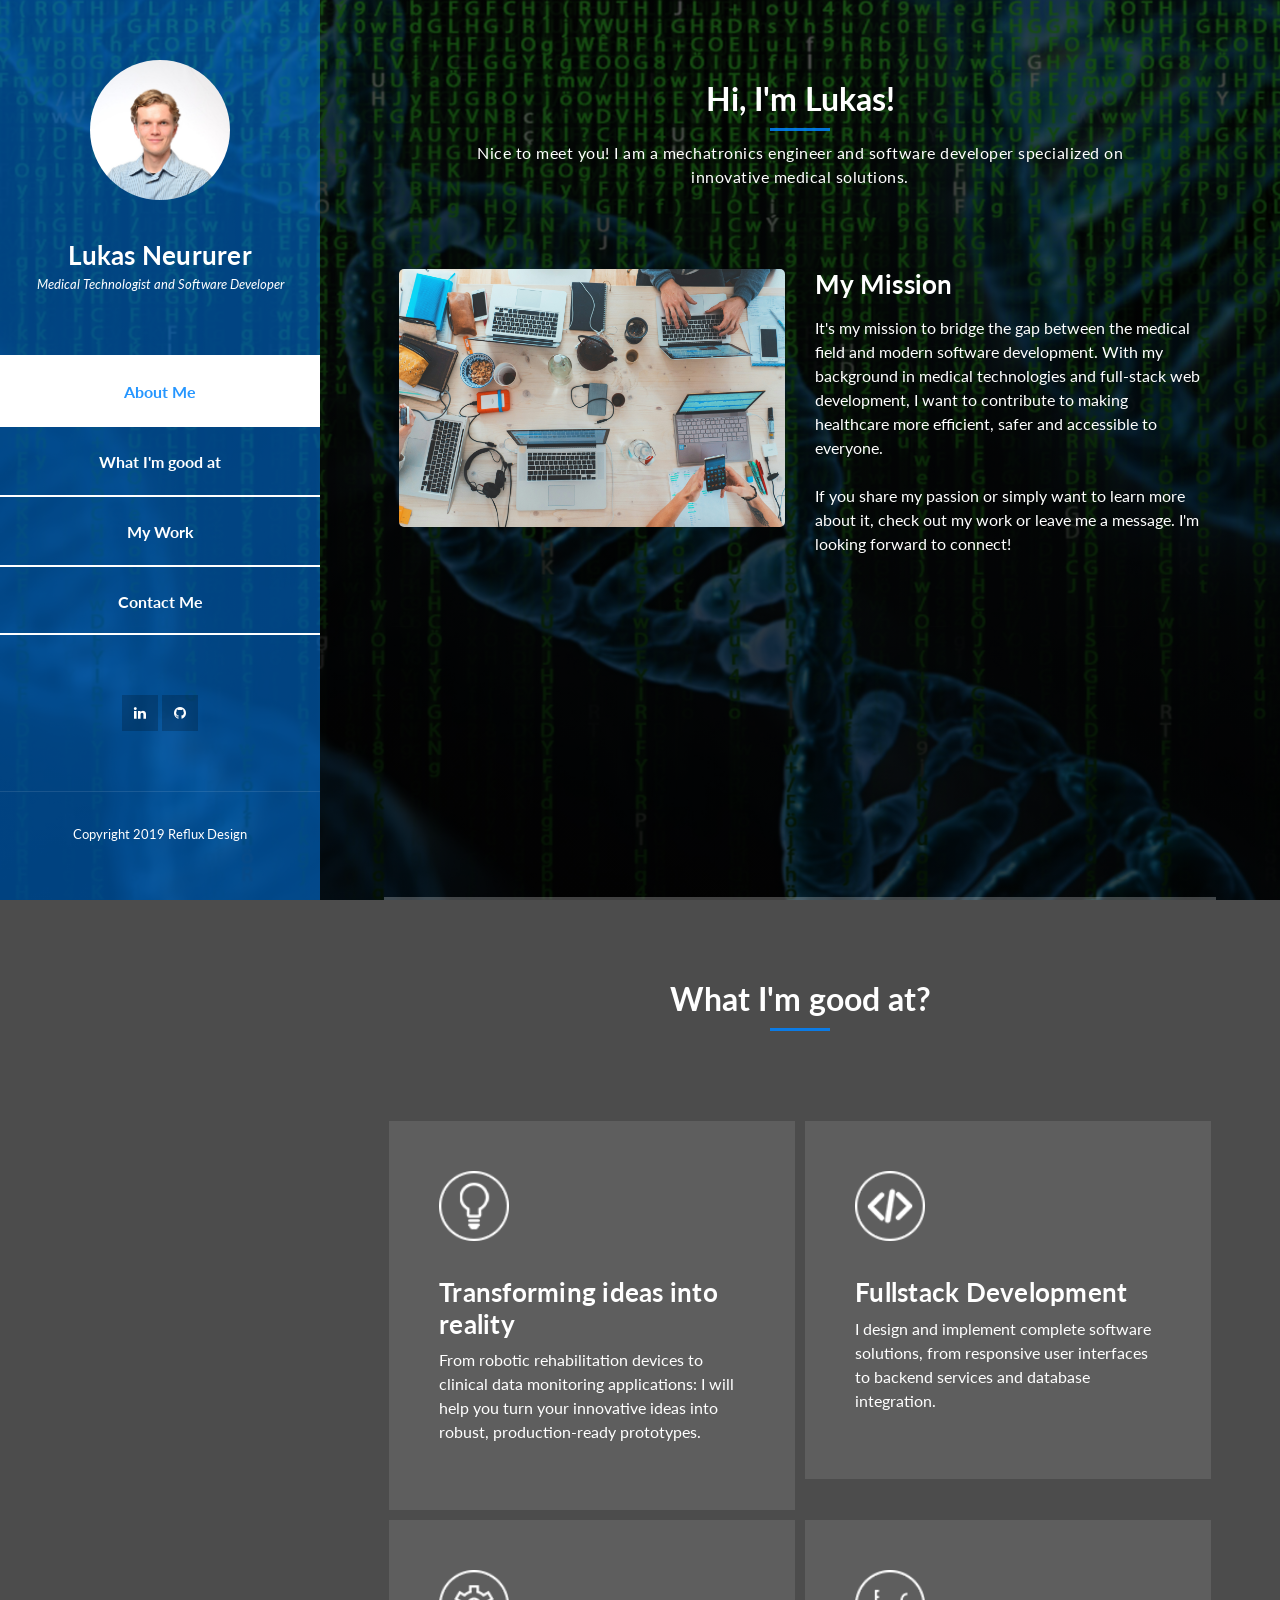
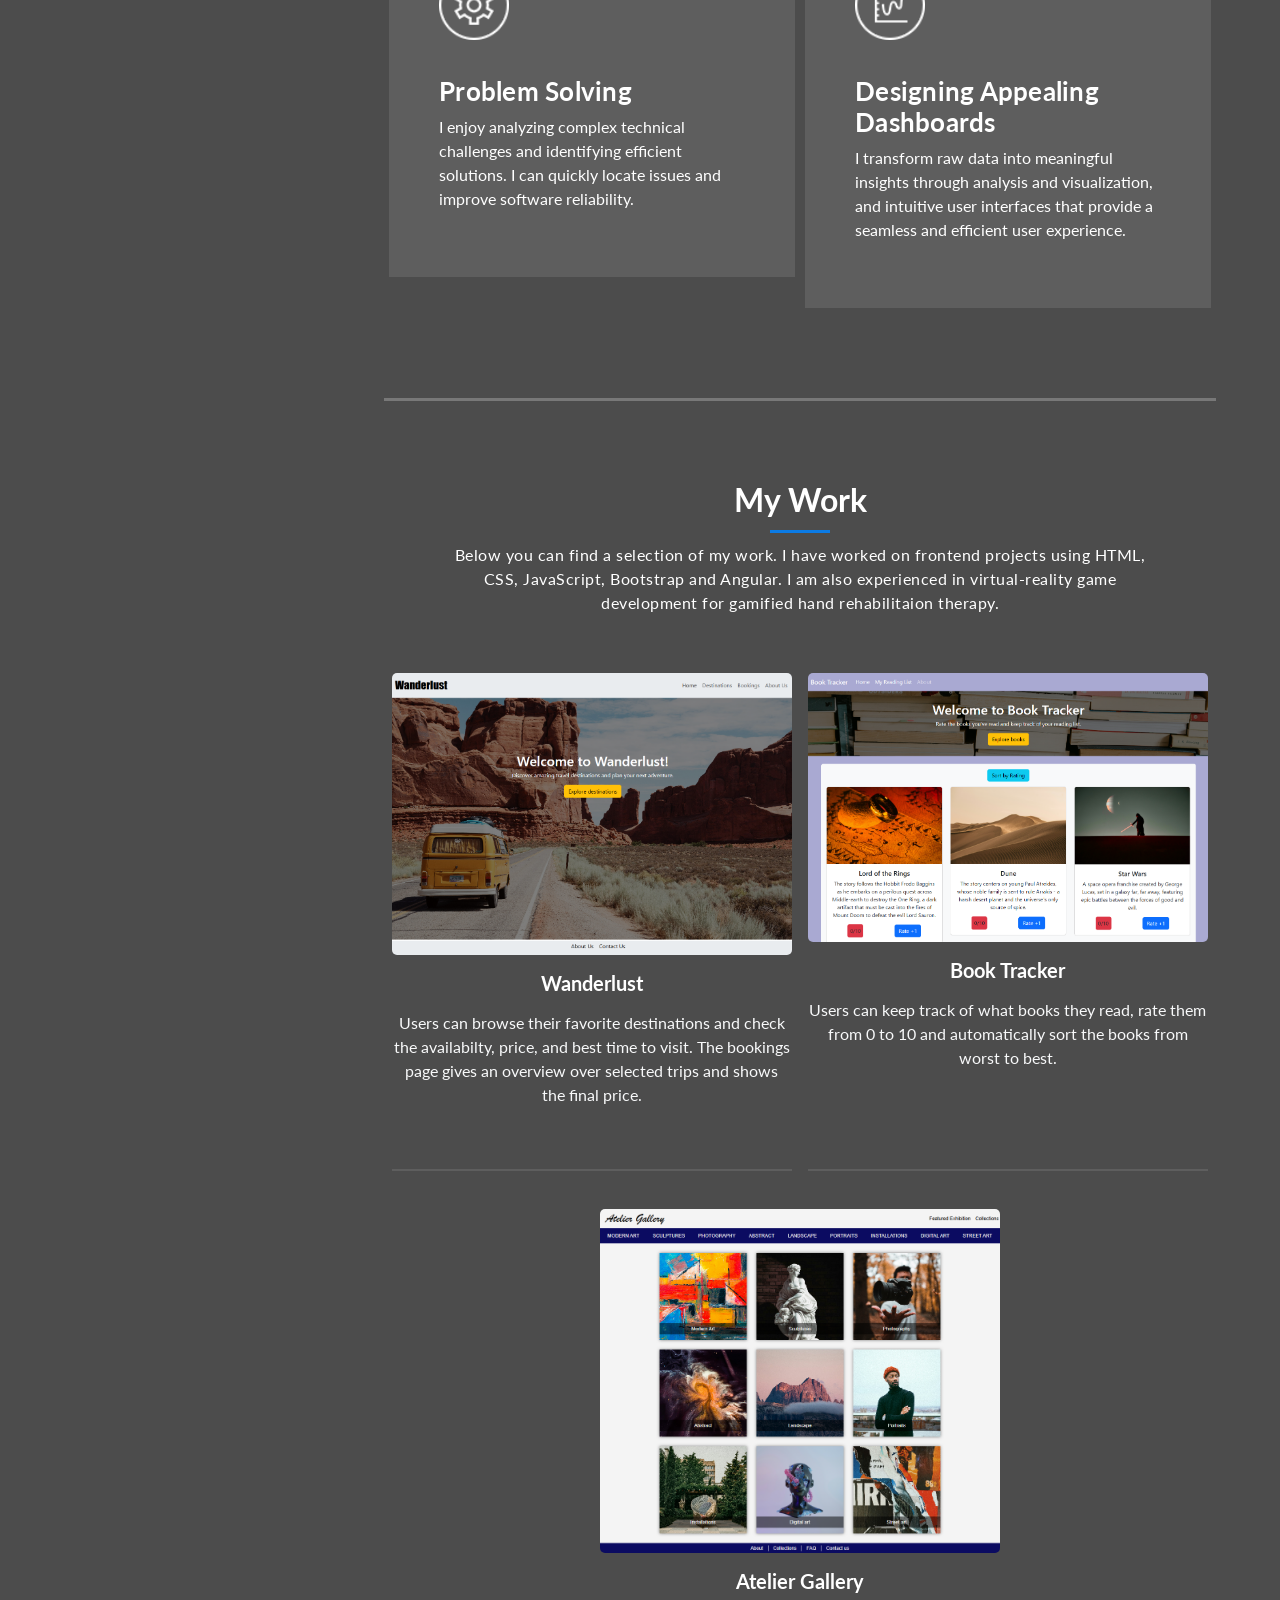
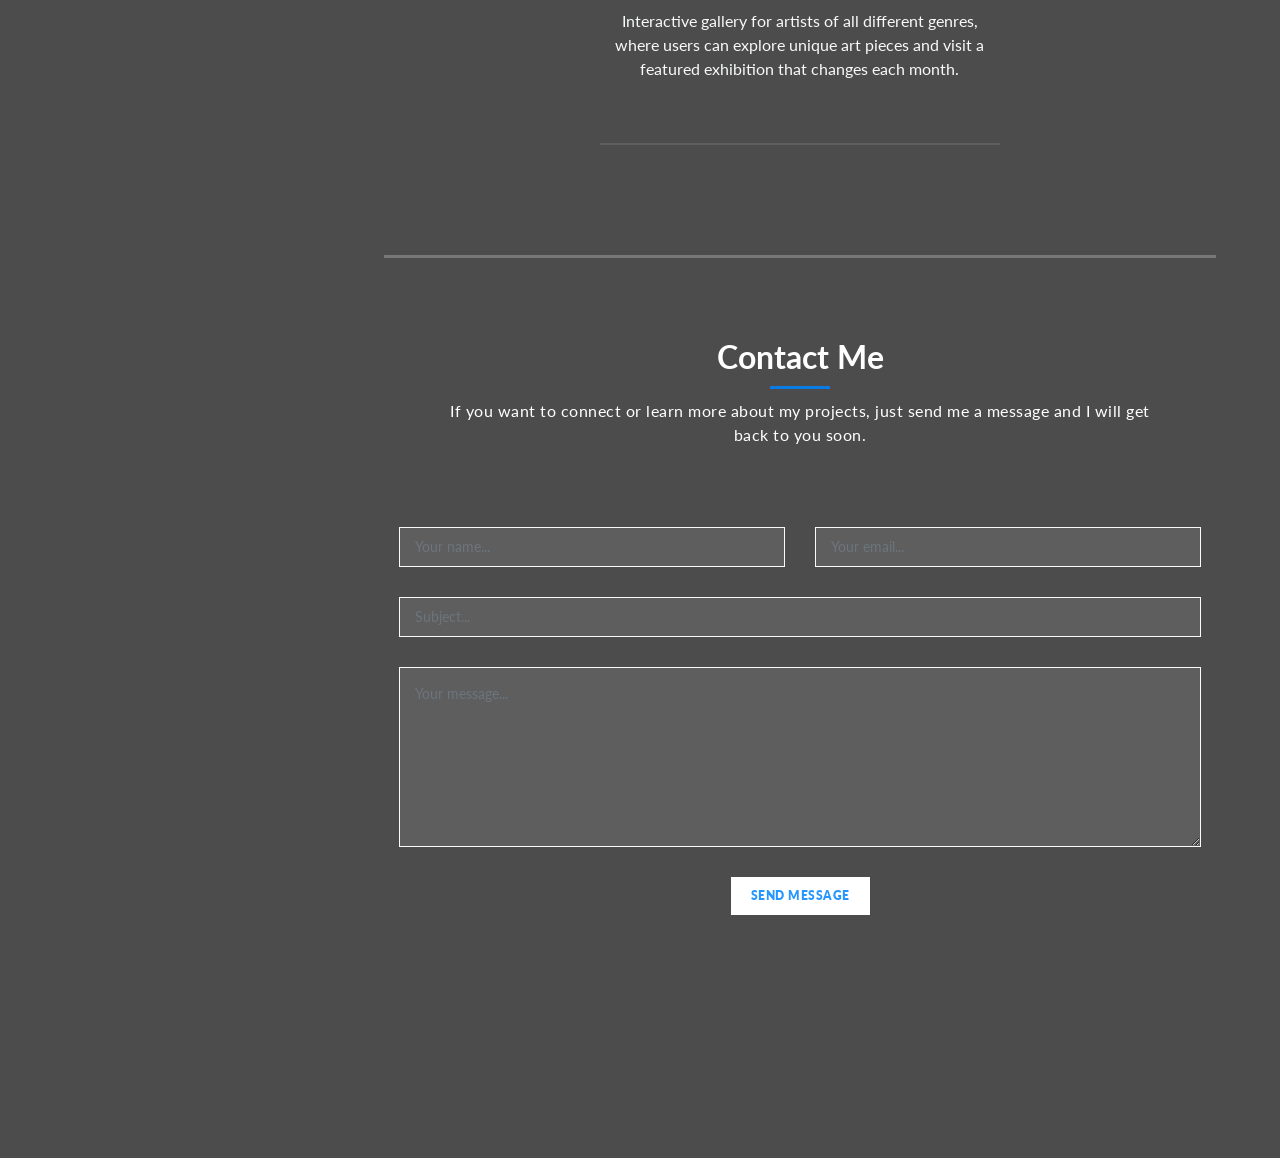
<file: index.html>
<!doctype html>
<html lang="en">
  <head>
    <meta charset="utf-8" />
    <meta
      name="viewport"
      content="width=device-width, initial-scale=1, shrink-to-fit=no"
    />
    <meta name="description" content="" />
    <meta name="author" content="" />
    <link
      href="https://fonts.googleapis.com/css?family=Lato:100,300,400,700,900"
      rel="stylesheet"
    />

    <title>Lukas Neururer - Portfolio</title>
    <!--
Reflux Template
https://templatemo.com/tm-531-reflux
-->
    <!-- Bootstrap core CSS -->
    <link href="vendor/bootstrap/css/bootstrap.min.css" rel="stylesheet" />

    <!-- Additional CSS Files -->
    <link rel="stylesheet" href="assets/css/fontawesome.css" />
    <link rel="stylesheet" href="assets/css/templatemo-style.css" />
    <link rel="stylesheet" href="assets/css/owl.css" />
    <link rel="stylesheet" href="assets/css/lightbox.css" />
  </head>

  <body>
    <div id="page-wraper">
      <!-- Sidebar Menu -->
      <div class="responsive-nav">
        <!-- fa-bars: font awesome bars  -->
        <i class="fa fa-bars" id="menu-toggle"></i>
        <div id="menu" class="menu">
          <i class="fa fa-times" id="menu-close"></i>
          <div class="container">
            <div class="image">
              <!-- Profile photo  -->
              <a href="#"><img src="assets/images/lukas.jpg" alt="" /></a>
            </div>
            <div class="author-content">
              <h4>Lukas Neururer</h4>
              <span>Medical Technologist and Software Developer</span>
            </div>
            <nav class="main-nav" role="navigation">
              <ul class="main-menu">
                <li><a href="#section1">About Me</a></li>
                <li><a href="#section2">What I'm good at</a></li>
                <li><a href="#section3">My Work</a></li>
                <li><a href="#section4">Contact Me</a></li>
              </ul>
            </nav>
            <div class="social-network">
              <ul class="soial-icons">
                <li>
                  <a
                    href="https://www.linkedin.com/in/lukas-neururer-b5ab9a230/"
                    target="_blank"
                    ><i class="fa fa-linkedin"></i
                  ></a>
                </li>
                <li>
                  <a
                    href="https://github.com/lukasneur267?tab=repositories&q=&type=&language=&sort="
                    target="_blank"
                    ><i class="fa fa-github"></i
                  ></a>
                </li>
              </ul>
            </div>
            <div class="copyright-text">
              <p>Copyright 2019 Reflux Design</p>
            </div>
          </div>
        </div>
      </div>
      <!-- About Section -->
      <section class="section about-me" data-section="section1">
        <div class="container">
          <div class="section-heading">
            <h2>Hi, I'm Lukas!</h2>
            <div class="line-dec"></div>
            <span class="fs-2"
              >Nice to meet you! I am a mechatronics engineer and software
              developer specialized on innovative medical solutions.</span
            >
          </div>
          <div class="left-image-post">
            <div class="row">
              <div class="col-md-6">
                <div class="left-image">
                  <img
                    src="assets/images/mission.jpg"
                    alt="Collaborating on improving healthcare IT"
                  />
                </div>
              </div>
              <div class="col-md-6">
                <div class="right-text">
                  <h4>My Mission</h4>
                  <p>
                    It's my mission to bridge the gap between the medical field
                    and modern software development. With my background in
                    medical technologies and full-stack web development, I want
                    to contribute to making healthcare more efficient, safer and
                    accessible to everyone. <br />
                    <br />
                    If you share my passion or simply want to learn more about
                    it, check out my work or leave me a message. I'm looking
                    forward to connect!
                  </p>
                </div>
              </div>
            </div>
          </div>
        </div>
      </section>

      <section class="section my-services" data-section="section2">
        <div class="container">
          <div class="section-heading">
            <h2>What I'm good at?</h2>
            <div class="line-dec"></div>
          </div>
          <div class="row">
            <div class="col-md-6">
              <div class="service-item">
                <div class="first-service-icon service-icon"></div>
                <h4>Transforming ideas into reality</h4>
                <p>
                  From robotic rehabilitation devices to clinical data
                  monitoring applications: I will help you turn your innovative
                  ideas into robust, production-ready prototypes.
                </p>
              </div>
            </div>
            <div class="col-md-6">
              <div class="service-item">
                <div class="second-service-icon service-icon"></div>
                <h4>Fullstack Development</h4>
                <p>
                  I design and implement complete software solutions, from
                  responsive user interfaces to backend services and database
                  integration.
                </p>
              </div>
            </div>
            <div class="col-md-6">
              <div class="service-item">
                <div class="third-service-icon service-icon"></div>
                <h4>Problem Solving</h4>
                <p>
                  I enjoy analyzing complex technical challenges and identifying
                  efficient solutions. I can quickly locate issues and improve
                  software reliability.
                </p>
              </div>
            </div>
            <div class="col-md-6">
              <div class="service-item">
                <div class="fourth-service-icon service-icon"></div>
                <h4>Designing Appealing Dashboards</h4>
                <p>
                  I transform raw data into meaningful insights through analysis
                  and visualization, and intuitive user interfaces that provide
                  a seamless and efficient user experience.
                </p>
              </div>
            </div>
          </div>
        </div>
      </section>

      <section class="section my-work" data-section="section3">
        <div class="container">
          <div class="section-heading">
            <h2>My Work</h2>
            <div class="line-dec"></div>
            <span
              >Below you can find a selection of my work. I have worked on
              frontend projects using HTML, CSS, JavaScript, Bootstrap and
              Angular. I am also experienced in virtual-reality game development
              for gamified hand rehabilitaion therapy.</span
            >
          </div>
          <!-- The projects are dynamically added to this container from the 'projects.js' file -->
          <div
            class="projectsContainer row g-0 row-cols-1 row-cols-sm-1 row-cols-md-2 row-cols-lg-3 row-cols-xl-4 justify-content-around"
          ></div>
        </div>
      </section>

      <section class="section contact-me" data-section="section4">
        <div class="container">
          <div class="section-heading">
            <h2>Contact Me</h2>
            <div class="line-dec"></div>
            <span
              >If you want to connect or learn more about my projects, just send
              me a message and I will get back to you soon.</span
            >
          </div>
          <div class="row">
            <div class="right-content">
              <div class="container">
                <form id="contact" action="" method="post">
                  <div class="row">
                    <div class="col-md-6">
                      <fieldset>
                        <input
                          name="name"
                          type="text"
                          class="form-control"
                          id="name"
                          placeholder="Your name..."
                          required=""
                        />
                      </fieldset>
                    </div>
                    <div class="col-md-6">
                      <fieldset>
                        <input
                          name="email"
                          type="text"
                          class="form-control"
                          id="email"
                          placeholder="Your email..."
                          required="true"
                        />
                      </fieldset>
                    </div>
                    <div class="col-md-12">
                      <fieldset>
                        <input
                          name="subject"
                          type="text"
                          class="form-control"
                          id="subject"
                          placeholder="Subject..."
                          required="true"
                        />
                      </fieldset>
                    </div>
                    <div class="col-md-12">
                      <fieldset>
                        <textarea
                          name="message"
                          rows="6"
                          class="form-control"
                          id="message"
                          placeholder="Your message..."
                          required="true"
                        ></textarea>
                      </fieldset>
                    </div>
                    <div class="col-md-12">
                      <fieldset>
                        <button
                          type="button"
                          id="form-submit"
                          class="button"
                          onclick="sendMessage()"
                        >
                          Send Message
                        </button>
                      </fieldset>
                    </div>
                  </div>
                </form>
              </div>
            </div>
          </div>
        </div>
      </section>
    </div>

    <!-- Scripts -->
    <!-- Bootstrap core JavaScript -->
    <script src="vendor/jquery/jquery.min.js"></script>
    <script src="vendor/bootstrap/js/bootstrap.bundle.min.js"></script>

    <script src="assets/js/isotope.min.js"></script>
    <script src="assets/js/owl-carousel.js"></script>
    <script src="assets/js/lightbox.js"></script>
    <script src="assets/js/custom.js"></script>
    <script src="assets/js/projects.js"></script>
    <script>
      //according to loftblog tut
      $(".main-menu li:first").addClass("active");

      var showSection = function showSection(section, isAnimate) {
        var direction = section.replace(/#/, ""),
          reqSection = $(".section").filter(
            '[data-section="' + direction + '"]',
          ),
          reqSectionPos = reqSection.offset().top - 0;

        if (isAnimate) {
          $("body, html").animate(
            {
              scrollTop: reqSectionPos,
            },
            800,
          );
        } else {
          $("body, html").scrollTop(reqSectionPos);
        }
      };

      var checkSection = function checkSection() {
        $(".section").each(function () {
          var $this = $(this),
            topEdge = $this.offset().top - 80,
            bottomEdge = topEdge + $this.height(),
            wScroll = $(window).scrollTop();
          if (topEdge < wScroll && bottomEdge > wScroll) {
            var currentId = $this.data("section"),
              reqLink = $("a").filter("[href*=\\#" + currentId + "]");
            reqLink
              .closest("li")
              .addClass("active")
              .siblings()
              .removeClass("active");
          }
        });
      };

      $(".main-menu").on("click", "a", function (e) {
        e.preventDefault();
        showSection($(this).attr("href"), true);
      });

      $(window).scroll(function () {
        checkSection();
      });
    </script>
  </body>
</html>
</file>
<file: assets/css/templatemo-style.css>
/*

Reflux Template

https://templatemo.com/tm-531-reflux

*/

:root {
  --bg-color: rgba(0, 132, 255, 0.5);
  --primary-color: rgba(0, 132, 255, 0.856);
  --secondary-color: #fff;
}

@import url(fontawesome.css);
@import url("https://fonts.googleapis.com/css?family=Lato:100,300,400,700,900");
body {
  font-family: "Lato", sans-serif;
}

#page-wraper {
  /* background img with gradient overlay to make the site content more readable */
  background:
    linear-gradient(rgba(0, 0, 0, 0.7), rgba(0, 0, 0, 0.7)),
    url(../images/hero-dna.jpg) no-repeat center center fixed;
  -webkit-background-size: cover;
  -moz-background-size: cover;
  -o-background-size: cover;
  background-size: cover;
  width: 100%;
}

/* Basic */

body {
  overflow-x: hidden;
}

input,
select,
textarea {
  outline: none;
}

a,
a:hover {
  text-decoration: none;
}

p {
  font-size: 16px;
  line-height: 24px;
  color: var(--secondary-color);
}

h4 {
  font-size: 26px;
  font-weight: 700;
  color: var(--secondary-color);
  letter-spacing: 0.25px;
}

img {
  width: 100%;
  overflow: hidden;
}

ul {
  padding: 0;
  margin: 0;
  list-style: none;
}

ul li {
  display: inline-block;
}

html {
  -webkit-box-sizing: border-box;
  -moz-box-sizing: border-box;
  box-sizing: border-box;
}

*,
*:before,
*:after {
  -webkit-box-sizing: inherit;
  -moz-box-sizing: inherit;
  box-sizing: inherit;
}

.clearfix {
  zoom: 1;
}

.clearfix:before,
.clearfix:after {
  content: "";
  display: table;
}

.clearfix:after {
  clear: both;
}

.container {
  margin: 0 auto;
}

.main-nav {
  text-align: center;
}

.main-nav li:last-child a {
  border-bottom: 2px solid var(--secondary-color);
}

.main-nav li {
  display: block;
}

.main-nav li a {
  height: 70px;
  line-height: 70px;
  display: inline-block;
  font-size: 16px;
  font-weight: 700;
  color: var(--secondary-color);
  width: 100%;
  transition: all 0.5s;
  border-top: 2px solid var(--secondary-color);
}

.main-nav li:hover a,
.main-nav li.active a {
  background: var(--secondary-color);
  color: var(--primary-color);
}

/* Sidebar Menu */

.menu .image {
  margin-top: 60px;
}

.menu .image img {
  width: 140px;
  height: 140px;
  border-radius: 50%;
  text-align: center;
}

.menu .author-content {
  margin: 40px 0px 60px 0px;
}

.menu .author-content h4 {
  margin-bottom: 0px;
}

.menu .author-content span {
  font-size: 13px;
  font-style: italic;
  color: var(--secondary-color);
}

.menu .social-network {
  margin-top: 60px;
}

.menu .social-network ul li {
  margin: 0 3px;
}

.menu .social-network ul li a {
  width: 40px;
  height: 40px;
  display: inline-block;
  text-align: center;
  line-height: 40px;
  background-color: rgba(0, 0, 0, 0.2);
  color: var(--secondary-color);
  font-size: 14px;
  transition: all 0.5s;
}

.menu .social-network ul li a:hover {
  background-color: var(--secondary-color);
  color: var(--primary-color);
}

.menu .copyright-text {
  position: relative;
  margin-top: 60px;
}

.menu .copyright-text p {
  border-top: 1px solid rgba(250, 250, 250, 0.1);
  display: inline-block;
  width: 100%;
  padding-left: 30px;
  padding-right: 30px;
  padding-top: 30px;
  font-size: 13px;
}

.menu:before,
.menu:after {
  content: "";
  display: table;
}

.menu:after {
  clear: both;
}

.menu a {
  text-decoration: none;
  color: inherit;
}

.menu {
  text-align: center;
}

.menu::-webkit-scrollbar {
  display: none;
}

.menu {
  left: 10%;
  -webkit-transition: -webkit-transform 233ms cubic-bezier(0, 0, 0.21, 1);
  -webkit-overflow-scrolling: touch;
  background-color: var(--bg-color);
  box-sizing: border-box;
  height: 100vh;
  max-height: 100vh !important;
  max-width: 80vw !important;
  min-width: 45px !important;
  outline: none;
  overflow-x: hidden !important;
  overflow-y: auto !important;
  padding: 0;
  position: fixed !important;
  top: calc(0px);
  width: 20%;
  will-change: transform;
  z-index: 9999 !important;
}

.menu-toggle {
  color: var(--secondary-color);
  cursor: pointer;
  font-size: 25px;
  position: fixed;
  right: 25px;
  top: 25px;
}

#menu-toggle {
  z-index: 999;
  cursor: pointer;
  position: fixed;
  top: 0;
  left: 0;
  color: var(--primary-color);
  background-color: var(--secondary-color);
  width: 60px;
  height: 60px;
  text-align: center;
  display: inline-block;
  line-height: 60px;
}

.menu-close {
  cursor: pointer;
}

#menu-close {
  cursor: pointer;
  text-align: right;
  color: var(--primary-color);
  background-color: var(--secondary-color);
  width: 100%;
  height: 60px;
  text-align: center;
  display: inline-block;
  line-height: 60px;
}

/* Section */

.section {
  color: var(--secondary-color);
  width: 55%;
  right: 10%;
  left: 35%;
  position: relative;
  min-height: 100vh;
  padding-bottom: 80px;
  border-bottom: 3px solid rgba(250, 250, 250, 0.25);
}

.section-heading {
  text-align: center;
  padding: 80px 45px;
}

.section-heading h2 {
  font-size: 32px;
  font-weight: 700;
  color: var(--secondary-color);
}

.section-heading .line-dec {
  width: 60px;
  height: 3px;
  background-color: var(--primary-color);
  margin: 10px auto;
}

.section-heading span {
  margin-top: 5px;
  font-size: 16px;
  color: var(--secondary-color);
  letter-spacing: 0.5px;
}

/* Buttons */

.about-buttons {
  display: flex;
  justify-content: center;
  gap: 1em;
}

.white-button a {
  display: inline-block;
  gap: 2rem;
  padding: 12px 20px;
  background-color: var(--secondary-color);
  color: var(--primary-color);
  font-size: 13px;
  font-weight: 800;
  letter-spacing: 0.5px;
  text-transform: uppercase;
  transition: all 0.5s;
}

.white-button a:hover {
  background-color: var(--bg-color);
  color: var(--secondary-color);
}

button {
  display: inline-block;
  padding: 10px 20px;
  background-color: var(--secondary-color);
  color: var(--primary-color);
  font-size: 12px;
  font-weight: 800;
  letter-spacing: 0.5px;
  text-transform: uppercase;
  transition: all 0.5s;
  border: none;
  outline: none;
  cursor: pointer;
}

button:hover {
  outline: none;
  background-color: var(--bg-color);
  color: var(--secondary-color);
}

/* Left & Right Post */

.right-image-post {
  margin-top: 60px;
  padding-top: 60px;
  border-top: 2px solid rgba(250, 250, 250, 0.1);
}

.left-image img,
.right-image img {
  border-radius: 5px;
}

.right-image-post h4,
.left-image-post h4 {
  margin-top: 30px;
}

.right-image-post p,
.left-image-post p {
  margin-top: 20px;
}

.right-image-post .white-button,
.left-image-post .white-button {
  margin-top: 30px;
}

/* Services */
/* What I'm good at */

.my-services .col-md-6 {
  padding-left: 5px;
  padding-right: 5px;
}

/* box with strengths that is highlighted on hover */
.service-item {
  margin-bottom: 10px;
  padding: 50px;
  background-color: rgba(250, 250, 250, 0.1);
  transition: all 0.5s;
}

.service-item h4 {
  transition: all 0.5s;
}

.service-item p {
  transition: all 0.5s;
}

/* make the bg white and the description dark on hover */
.service-item:hover {
  background-color: rgba(250, 250, 250, 1);
}

.service-item:hover h4 {
  color: #1e1e1e;
}

.service-item:hover p {
  color: #4a4a4a;
}

.service-item .service-icon {
  width: 70px;
  height: 70px;
  display: inline-block;
  margin-bottom: 30px;
  background-size: cover;
  background-repeat: no-repeat;
  transition: all 0.5s;
}

.service-item .first-service-icon {
  background-image: url(../images/first-white-icon.png);
}

.service-item:hover .first-service-icon {
  background-image: url(../images/first-main-icon.png);
}

.service-item .second-service-icon {
  background-image: url(../images/second-white-icon.png);
}

.service-item:hover .second-service-icon {
  background-image: url(../images/second-main-icon.png);
}

.service-item .third-service-icon {
  background-image: url(../images/third-white-icon.png);
}

.service-item:hover .third-service-icon {
  background-image: url(../images/third-main-icon.png);
}

.service-item .fourth-service-icon {
  background-image: url(../images/fourth-white-icon.png);
}

.service-item:hover .fourth-service-icon {
  background-image: url(../images/fourth-main-icon.png);
}

/* My Work */

section.my-work .section-heading {
  text-align: center;
  padding: 80px 45px 50px 45px;
}

.isotope-wrapper {
  position: relative;
  width: 100%;
  margin: auto;
}

.isotope-toolbar input[type="radio"] {
  display: none;
}

.isotope-toolbar span {
  text-transform: capitalize;
  display: inline-block;
  margin-right: 15px;
  padding-bottom: 3px;
  font-size: 15px;
  font-weight: 700;
  border-bottom: 2px solid transparent;
  transform: ease-in-out 0.5s;
  cursor: pointer;
}

.isotope-toolbar input[type="radio"]:checked + span {
  color: var(--primary-color);
  border-bottom: 2px solid var(--primary-color);
}

.isotope-box {
  position: relative;
  width: 100%;
}

.isotope-toolbar {
  text-align: center;
  margin: 10px;
}

.isotope-toolbar p {
  border-top: 1px solid var(--secondary-color);
  padding-top: 15px;
}

.isotope-toolbar a {
  color: var(--secondary-color);
}

.isotope-item {
  position: relative;
  width: 48%;
  margin: 1%;
  border-bottom: 2px solid rgba(250, 250, 250, 0.1);
  padding-bottom: 30px;
  margin-bottom: 30px;
}

.isotope-item img {
  top: 0;
  left: 0;
  width: 100%;
  height: 100%;
  border-radius: 5px;
}

.lazyload {
  background: #f7f7f7;
}

.lazyloading {
  background: #f7f7f7 url(//afarkas.github.io/lazysizes/assets/imgs/loader.gif)
    no-repeat center;
  min-height: 60px;
}

/* figures listed under 'My Work' */
figure.snip1321 {
  overflow: hidden;
  text-align: center;
  -webkit-perspective: 50em;
  perspective: 50em;
}
figure.snip1321 * {
  -webkit-box-sizing: padding-box;
  box-sizing: padding-box;
  -webkit-transition: all 0.2s ease-out;
  transition: all 0.2s ease-out;
}
figure.snip1321 figcaption {
  top: 50%;
  left: 20px;
  right: 20px;
  position: absolute;
  opacity: 0;
  z-index: 1;
}
figure.snip1321 h4 {
  margin-top: 15px;
  margin-bottom: 5px;
  color: #232323;
}
figure.snip1321 span {
  font-size: 14px;
  font-style: italic;
  display: block;
  color: #7a7a7a;
}
figure.snip1321 p {
  color: #232323;
}
figure.snip1321 i {
  position: relative !important;
  font-size: 18px;
  background-color: var(--bg-color);
  width: 40px;
  height: 40px;
  display: inline-block;
  text-align: center;
  line-height: 40px;
  border-radius: 5px;
  color: var(--secondary-color);
}
figure.snip1321:after {
  background-color: #ffffff;
  position: absolute;
  content: "";
  display: block;
  top: 20px;
  left: 20px;
  right: 20px;
  bottom: 20px;
  -webkit-transition: all 0.4s ease-in-out;
  transition: all 0.4s ease-in-out;
  -webkit-transform: rotateX(-90deg);
  transform: rotateX(-90deg);
  -webkit-transform-origin: 50% 50%;
  -ms-transform-origin: 50% 50%;
  transform-origin: 50% 50%;
  opacity: 0;
}
figure.snip1321 a {
  left: 0;
  right: 0;
  top: 0;
  bottom: 0;
  z-index: 1;
}
figure.snip1321:hover figcaption,
figure.snip1321.hover figcaption {
  -webkit-transform: translateY(-50%);
  transform: translateY(-50%);
  opacity: 1;
  -webkit-transition-delay: 0.2s;
  transition-delay: 0.2s;
}
figure.snip1321:hover:after,
figure.snip1321.hover:after {
  -webkit-transform: rotateX(0);
  transform: rotateX(0);
  opacity: 0.9;
}

/* Contact Me */

section.contact-me {
  border-bottom: none;
}

#contact input {
  background-color: rgba(250, 250, 250, 0.1);
  border: 1px solid rgba(250, 250, 250, 1);
  border-radius: 0px;
  margin-bottom: 30px;
  color: var(--secondary-color);
  font-size: 14px;
  height: 40px;
  line-height: 40px;
  width: 100%;
  padding-left: 15px;
}

#contact input:focus {
  outline: none;
  box-shadow: none;
}

#contact textarea {
  background-color: rgba(250, 250, 250, 0.1);
  border: 1px solid rgba(250, 250, 250, 1);
  border-radius: 0px;
  margin-bottom: 30px;
  color: var(--secondary-color);
  font-size: 14px;
  height: 180px;
  max-height: 220px;
  line-height: 40px;
  width: 100%;
  padding-left: 15px;
}

#contact textarea:focus {
  outline: none;
  box-shadow: none;
}

#contact {
  text-align: center;
}

@media screen and (max-width: 1680px) {
  .menu {
    left: 5%;
  }

  .section {
    color: var(--secondary-color);
    width: 65%;
    right: 5%;
    left: 30%;
  }
}

@media screen and (max-width: 1680px) and (min-width: 846px) {
  .menu .social-network ul li a {
    width: 36px;
    height: 36px;
    line-height: 36px;
  }

  .menu .social-network ul li {
    margin: 0;
  }

  .menu .image {
    margin-top: 60px;
  }
}

@media screen and (max-width: 1280px) {
  .menu {
    left: 0%;
  }

  .right-image-post h4,
  .left-image-post h4 {
    margin-top: 0px;
  }

  .right-image-post p,
  .left-image-post p {
    margin-top: 15px;
  }

  .right-image-post .white-button,
  .left-image-post .white-button {
    margin-top: 25px;
  }
}

.menu .container {
  padding-left: 0;
  padding-right: 0;
}

@media screen and (max-width: 1280px) and (min-width: 846px) {
  .menu {
    width: 25%;
  }
}

#menu-toggle,
#menu-close {
  display: none;
}

@media screen and (max-width: 845px) {
  #menu-toggle,
  #menu-close {
    display: inline-block;
  }

  .menu {
    width: 320px;
    -webkit-transform: translateX(-100%) !important;
    transform: translateX(-100%) !important;
    transition: -webkit-transform 233ms cubic-bezier(0, 0, 0.21, 1);
    transition: transform 233ms cubic-bezier(0, 0, 0.21, 1);
    transition:
      transform 233ms cubic-bezier(0, 0, 0.21, 1),
      -webkit-transform 233ms cubic-bezier(0, 0, 0.21, 1);
  }

  .menu .image {
    margin-top: 40px;
  }

  .menu .image img {
    width: 120px;
    height: 120px;
  }

  .menu .author-content {
    margin: 20px 0px 40px 0px;
  }

  .menu .container {
    padding-left: 15px;
    padding-right: 15px;
  }

  .menu.open {
    display: inline-block;
    -webkit-transform: translateX(0) !important;
    transform: translateX(0) !important;
  }

  .responsive-nav {
    display: inline-block;
  }
  .section {
    width: 94%;
    right: 3%;
    left: 3%;
  }
  .isotope-item {
    width: 94%;
    margin: 3%;
  }
  .left-image-post img {
    margin-bottom: 30px;
  }
  .right-image-post img {
    margin-top: 30px;
  }
  .isotope-item {
    border-bottom: none;
    text-align: center;
  }
  .isotope-toolbar {
    margin-bottom: 20px;
  }
}
</file>
